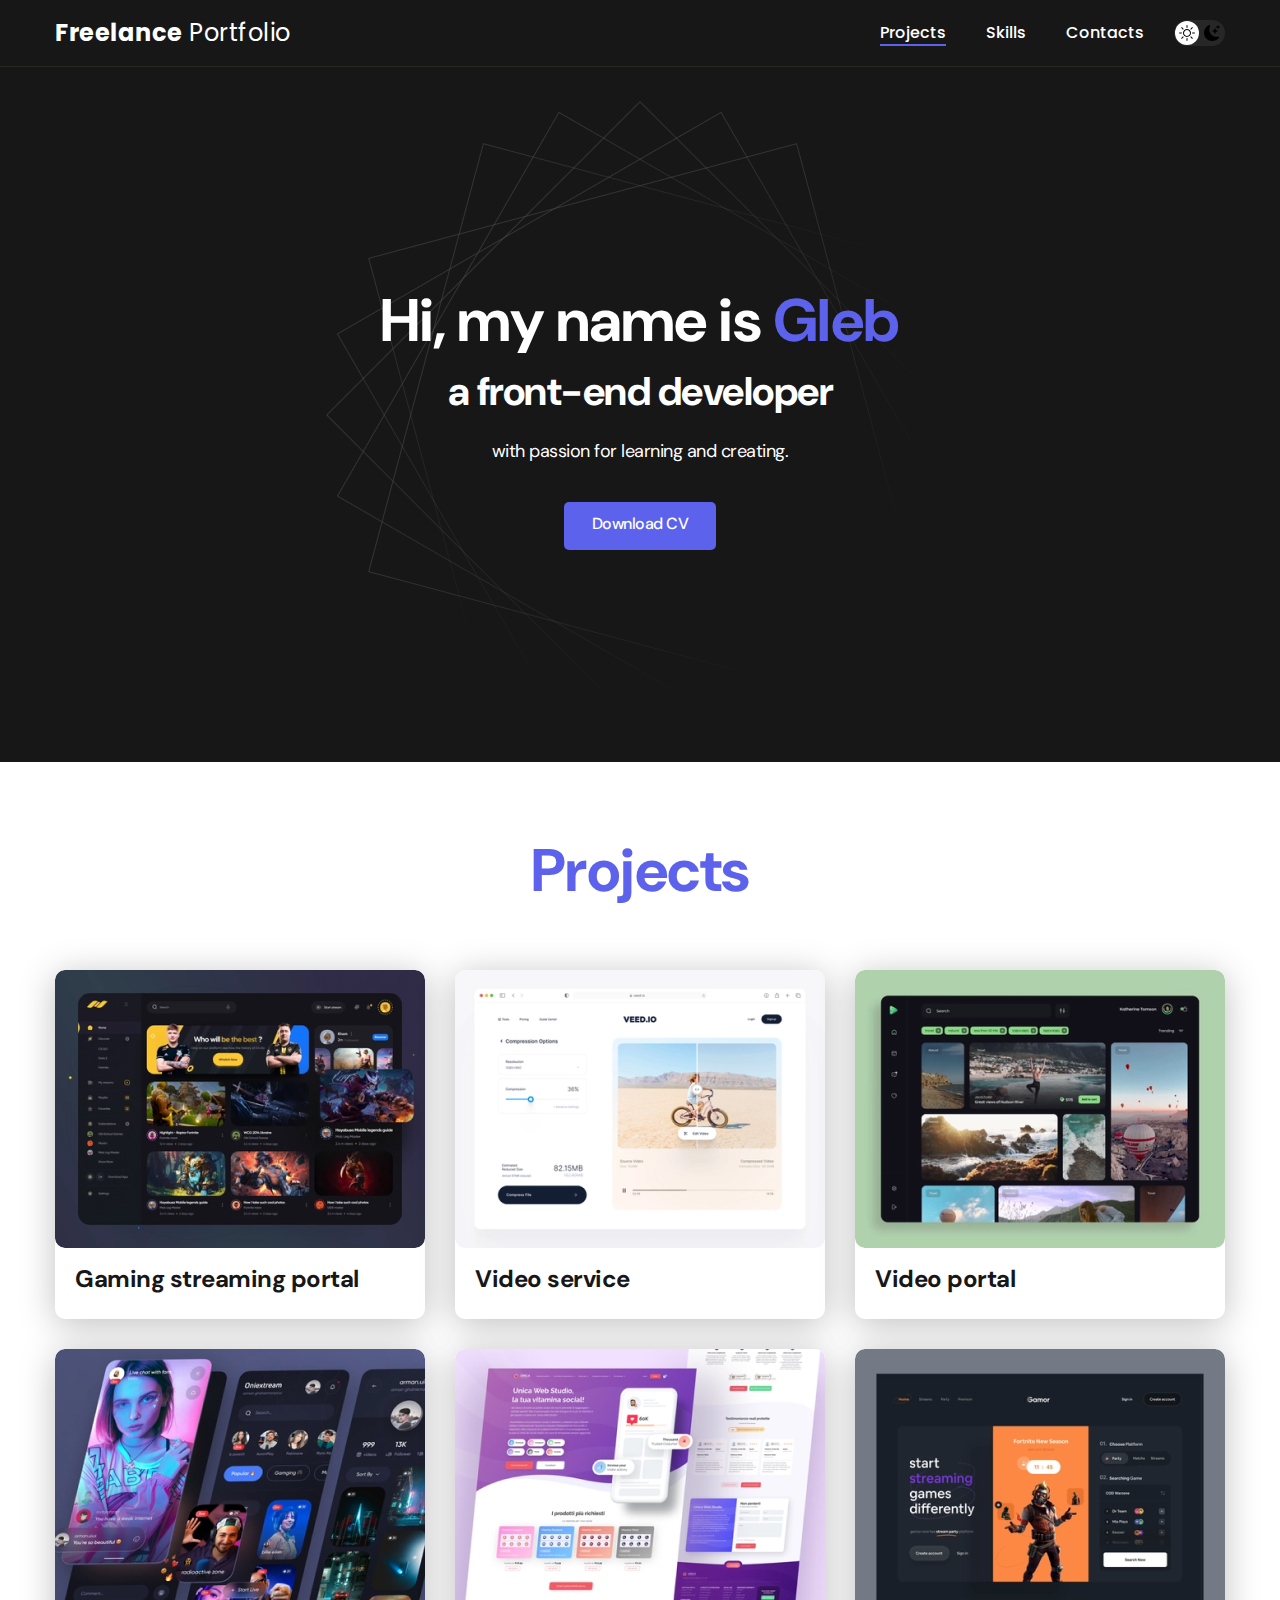
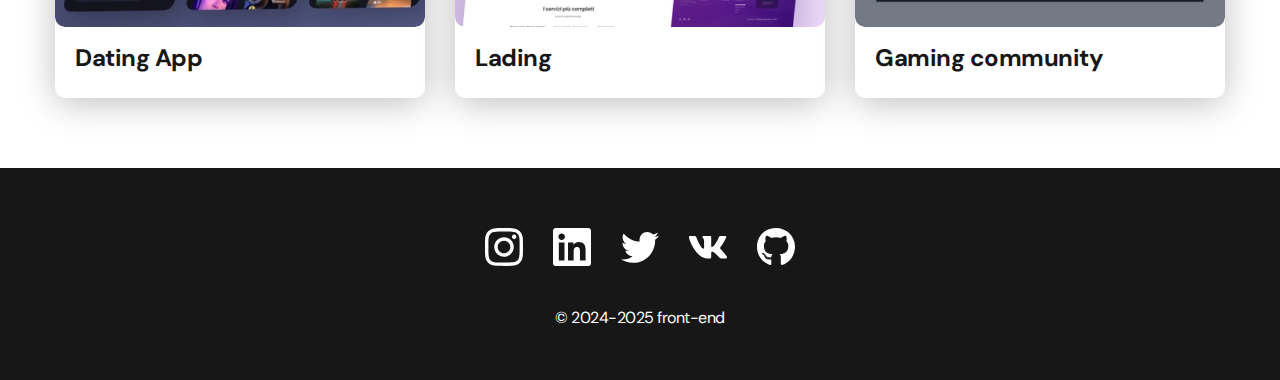
<file: index.html>
<!DOCTYPE html>
<html lang="en">
<head>
    <meta charset="UTF-8">
    <meta name="viewport" content="width=device-width, initial-scale=1.0">
    <link rel="stylesheet" href="css/main.css">
    <title>Freelance Portfolio</title>
    
</head>
<body class="">
    <nav class="nav">
        <div class="container">
            <div class="nav-row">
                <a href="./index.html" class="logo"><strong>Freelance</strong> Portfolio</a>
                <button class="dark-mode-btn "> 
                    <img src="./assets/icons/sun.svg" class="dark-mode-btn__icon">
                    <img src="./assets/icons/moon.svg" class="dark-mode-btn__icon">
                </button>
                <ul class="nav-list">
                    <li class="nav-list__item"><a href="./index.html" class="nav-list__link nav-list__link--active">Projects</a></li>
                    <li class="nav-list__item"><a href="./skills.html" class="nav-list__link">Skills</a></li>
                    <li class="nav-list__item"><a href="./contacts.html" class="nav-list__link">Contacts</a></li>
                </ul>
            </div>
            
        </div>
    </nav>

    <header class="header">
        <div class="header__wrapper">
            <h1 class="header__title">
                <strong>Hi, my name is <i>Gleb</i></strong>
                <br>
                a front-end developer
            </h1>
            <div class="header__text">
                <p>with passion for learning and creating.</p>
            </div>
            <a href="#!" class="btn ">Download CV</a>
        </div>
    </div>

    </header>

    <main class="section">

        <div class="container">
            <h2 class="title-1">Projects</h2>
            <ul class="projects">
                <li class="project">
                    <a href="./01.html">
                    <img src="./assets/01.jpg" class="project__img">
                    <h3 class="project__text">Gaming streaming portal</h3>
                </a>
                </li>
                <li class="project">
                    <a href="./02.html">
                    <img src="./assets/02.jpg" class="project__img">
                    <h3 class="project__text">Video service</h3>
                </a>
                </li>
                <li class="project">
                    <a href="./03.html">
                    <img src="./assets/03.jpg" class="project__img">
                    <h3 class="project__text">Video portal</h3>
                </a>
                </li>
                <li class="project">
                    <a href="./04.html">
                    <img src="./assets/04.jpg" class="project__img">
                    <h3 class="project__text">Dating App</h3>
                </a>
                </li>
                <li class="project">
                    <a href="./05.html">
                    <img src="./assets/05.jpg" class="project__img">
                    <h3 class="project__text">Lading</h3>
                </a>
                </li>
                <li class="project">
                    <a href="./06.html">
                    <img src="./assets/06.jpg" class="project__img">
                    <h3 class="project__text">Gaming community</h3>
                </a>
                </li>
            </ul>
    </main>

    <footer class="footer">
        <div class="container">
            <div class="footer__wrapper">
                <ul class="social">
                    <li class="social__item"><a href="#!"><img src="./assets/icons/instagram.svg" alt="Vkontakte"></a></li>
                    <li class="social__item"><a href="#!"><img src="./assets/icons/linkedIn.svg" alt="Instagram"></a></li>
                    <li class="social__item"><a href="#!"><img src="./assets/icons/twitter.svg" alt=" Twitter"></a></li>
                    <li class="social__item"><a href="#!"><img src="./assets/icons/Vector.svg" alt="GitHub"></a></li>
                    <li class="social__item"><a href="#!"><img src="./assets/icons/aersarf.svg" alt="LinkedIn"></a></li>
                </ul>
                <div class="copyright">
                    <p>© 2024-2025 front-end</p>
                </div>
            </div>
        </div>
    </footer>

    <script src="js/main.js" defer></script>
</body>
</body>
</html>
</file>
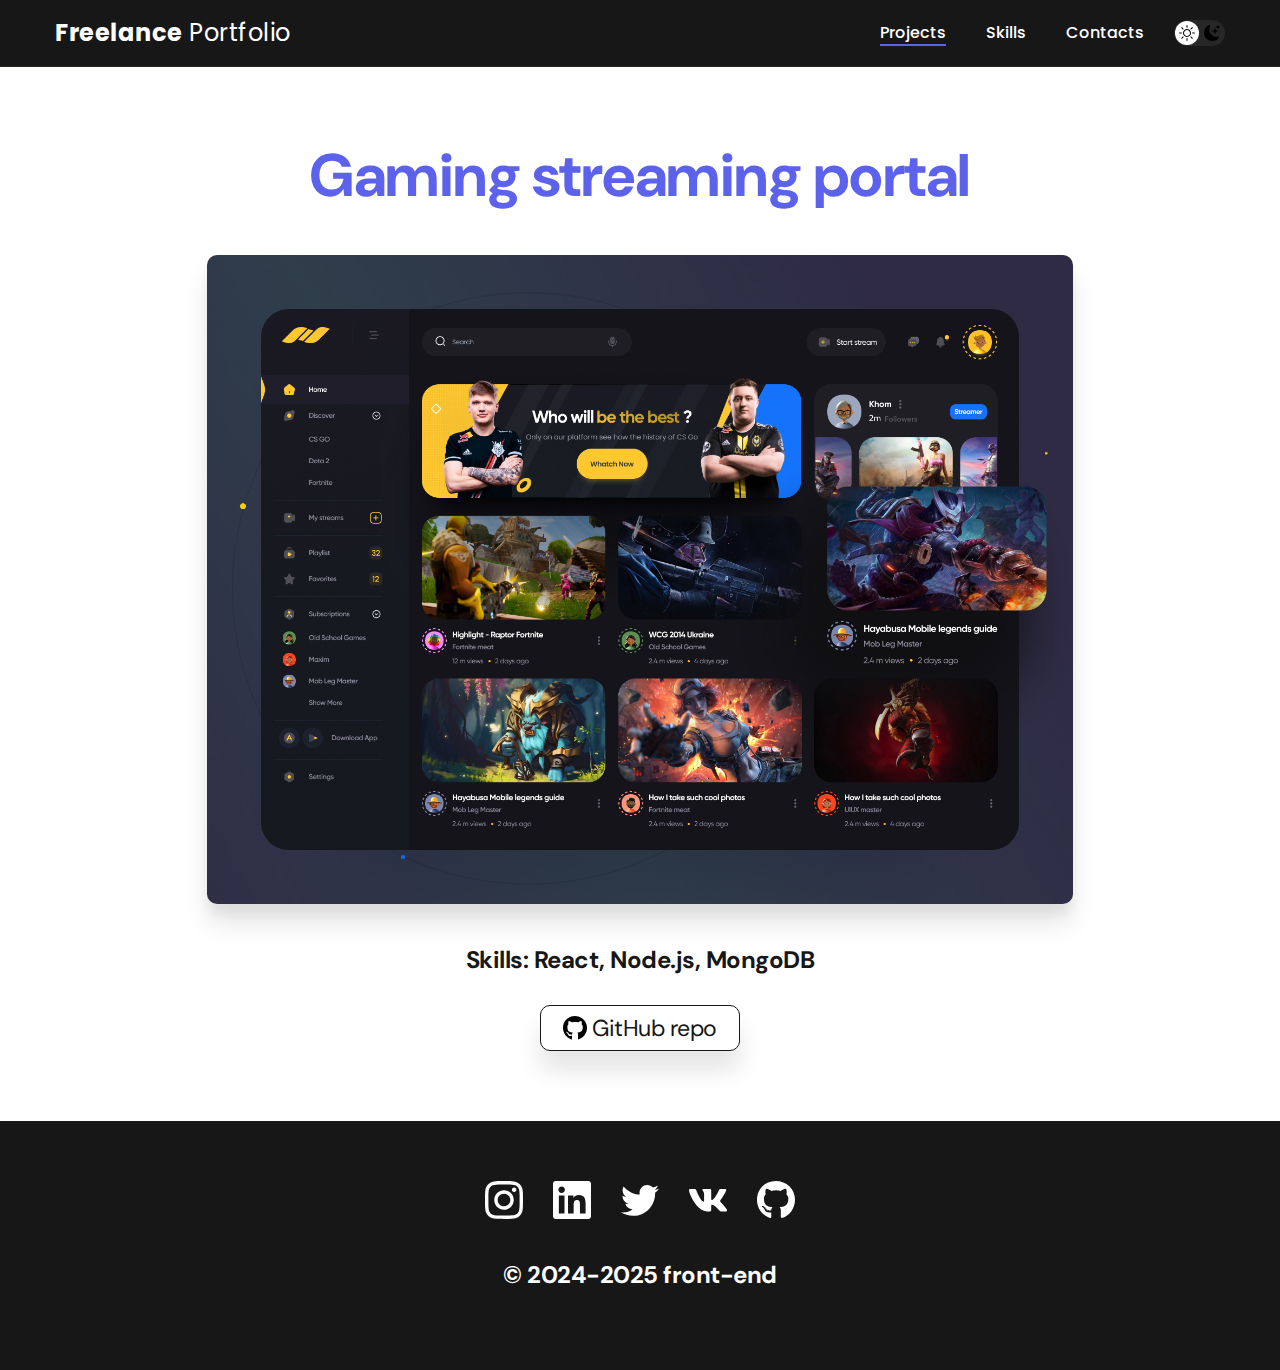
<file: 01.html>
<!DOCTYPE html>
<html lang="en">
<head>
    <meta charset="UTF-8">
    <meta name="viewport" content="width=device-width, initial-scale=1.0">
    <link rel="stylesheet" href="./css/videoServise.css">
    <title>Freelance Portfolio</title>
</head>
<body>
    <nav class="nav">
        <div class="container">
            <div class="nav-row">
                <a href="./index.html" class="logo"><strong>Freelance</strong> Portfolio</a>
                <button class="dark-mode-btn "> 
                    <img src="./assets/icons/sun.svg" class="dark-mode-btn__icon">
                    <img src="./assets/icons/moon.svg" class="dark-mode-btn__icon">
                </button>
                <ul class="nav-list">
                    <li class="nav-list__item"><a href="./index.html" class="nav-list__link nav-list__link--active">Projects</a></li>
                    <li class="nav-list__item"><a href="./skills.html" class="nav-list__link">Skills</a></li>
                    <li class="nav-list__item"><a href="./contacts.html" class="nav-list__link">Contacts</a></li>
                </ul>
            </div>
            
        </div>
    </nav>

    <main>
        <div class="container">
            <h1>Gaming streaming portal</h1>
            <div class="img">
                <img src="./assets/projects/01-big.jpg" alt="">
            </div>
            <p>Skills: React, Node.js, MongoDB</p>
            <div class="btn">
                <img src="./assets/icons/github.svg" alt="">
                <span>GitHub repo</span>
            </div>
        </div>

    </main>

    <footer class="footer">
        <div class="container">
            <div class="footer__wrapper">
                <ul class="social">
                    <li class="social__item"><a href="#!"><img src="./assets/icons/instagram.svg" alt="Vkontakte"></a></li>
                    <li class="social__item"><a href="#!"><img src="./assets/icons/linkedIn.svg" alt="Instagram"></a></li>
                    <li class="social__item"><a href="#!"><img src="./assets/icons/twitter.svg" alt=" Twitter"></a></li>
                    <li class="social__item"><a href="#!"><img src="./assets/icons/Vector.svg" alt="GitHub"></a></li>
                    <li class="social__item"><a href="#!"><img src="./assets/icons/aersarf.svg" alt="LinkedIn"></a></li>
                </ul>
                <div class="copyright">
                    <p>© 2024-2025 front-end</p>
                </div>
            </div>
        </div>
    </footer>
    <script src="js/main.js" defer></script>
</body>
</html>
</file>
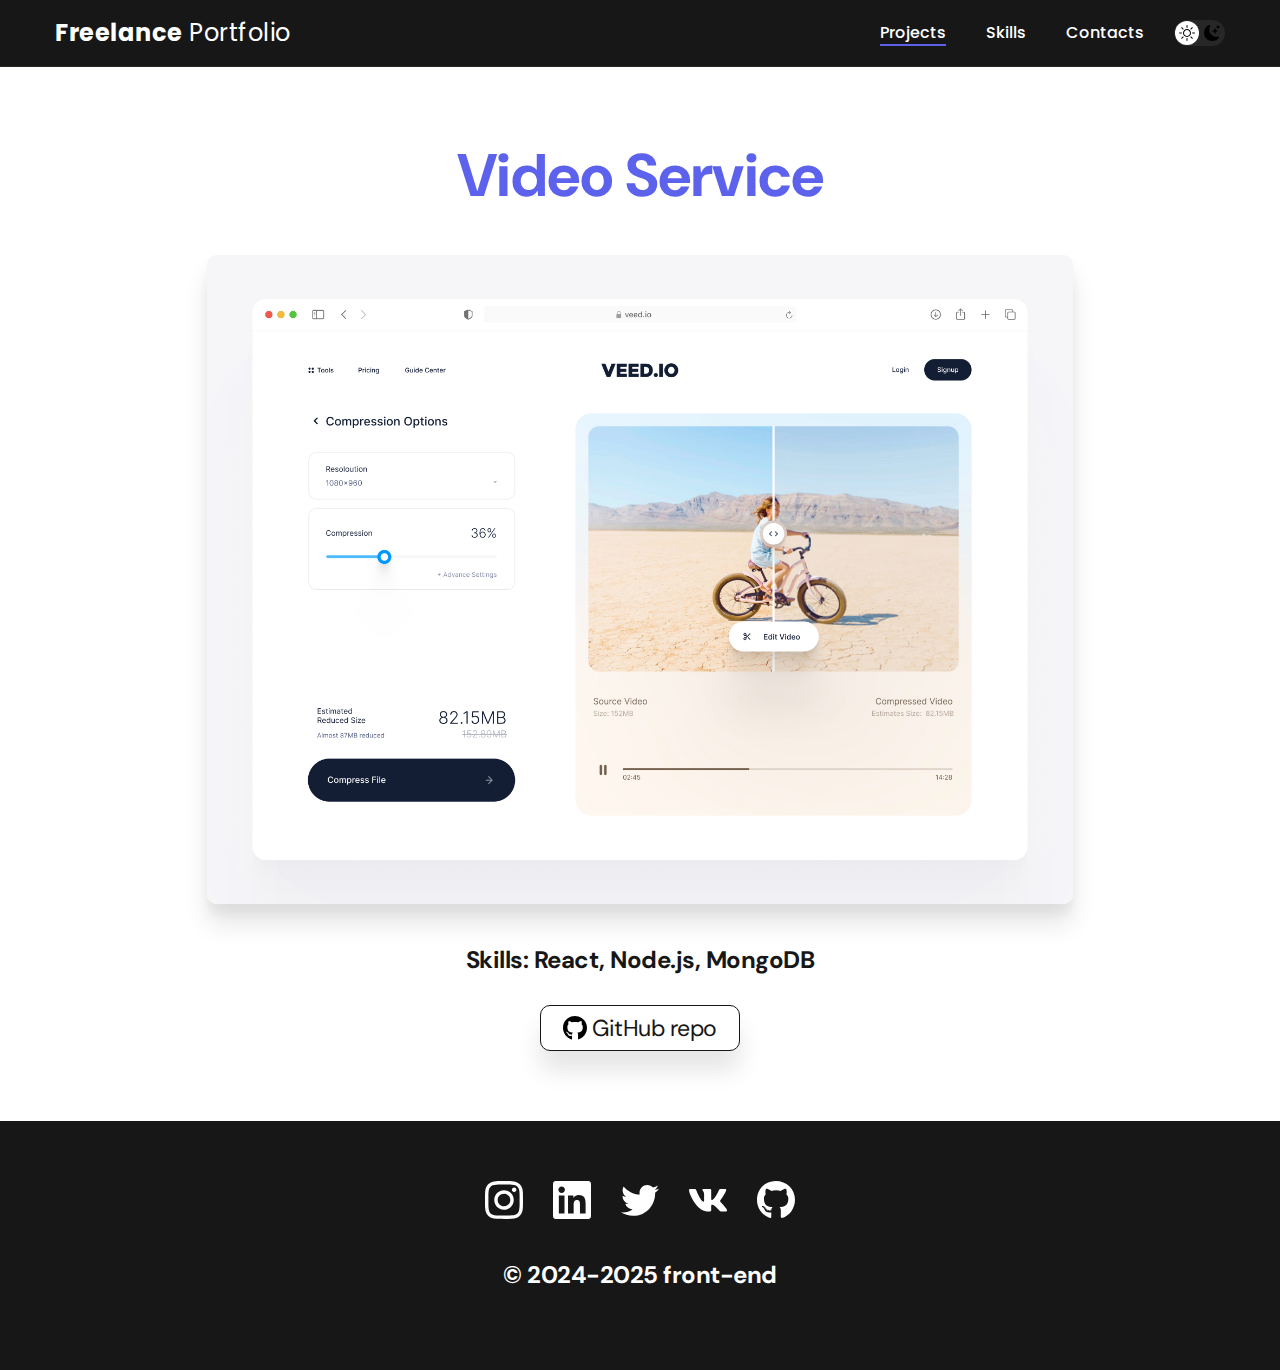
<file: 02.html>
<!DOCTYPE html>
<html lang="en">
<head>
    <meta charset="UTF-8">
    <meta name="viewport" content="width=device-width, initial-scale=1.0">
    <link rel="stylesheet" href="css/videoServise.css">
    <title>Freelance Portfolio</title>
</head>
<body class="">
    <nav class="nav">
        <div class="container">
            <div class="nav-row">
                <a href="./index.html" class="logo"><strong>Freelance</strong> Portfolio</a>
                <button class="dark-mode-btn "> 
                    <img src="./assets/icons/sun.svg" class="dark-mode-btn__icon">
                    <img src="./assets/icons/moon.svg" class="dark-mode-btn__icon">
                </button>
                <ul class="nav-list">
                    <li class="nav-list__item"><a href="./index.html" class="nav-list__link nav-list__link--active">Projects</a></li>
                    <li class="nav-list__item"><a href="./skills.html" class="nav-list__link">Skills</a></li>
                    <li class="nav-list__item"><a href="./contacts.html" class="nav-list__link">Contacts</a></li>
                </ul>
            </div>
            
        </div>
    </nav>

    <main>
        <div class="container">
            <div class="main-wrapper">
            <h1>Video Service</h1>
            <div class="img">
                <img src="./assets/projects/02-big.jpg" alt="">
            </div>
            <p>Skills: React, Node.js, MongoDB</p>
            <div class="btn">
                <img src="./assets/icons/github.svg" alt="">
                <span>GitHub repo</span>
            </div>
        </div>
            </div>


    </main>

    <footer class="footer">
        <div class="container">
            <div class="footer__wrapper">
                <ul class="social">
                    <li class="social__item"><a href="#!"><img src="./assets/icons/instagram.svg" alt="Vkontakte"></a></li>
                    <li class="social__item"><a href="#!"><img src="./assets/icons/linkedIn.svg" alt="Instagram"></a></li>
                    <li class="social__item"><a href="#!"><img src="./assets/icons/twitter.svg" alt=" Twitter"></a></li>
                    <li class="social__item"><a href="#!"><img src="./assets/icons/Vector.svg" alt="GitHub"></a></li>
                    <li class="social__item"><a href="#!"><img src="./assets/icons/aersarf.svg" alt="LinkedIn"></a></li>
                </ul>
                <div class="copyright">
                    <p>© 2024-2025 front-end</p>
                </div>
            </div>
        </div>
    </footer>
    <script src="js/main.js" defer></script>
</body>
</html>
</file>
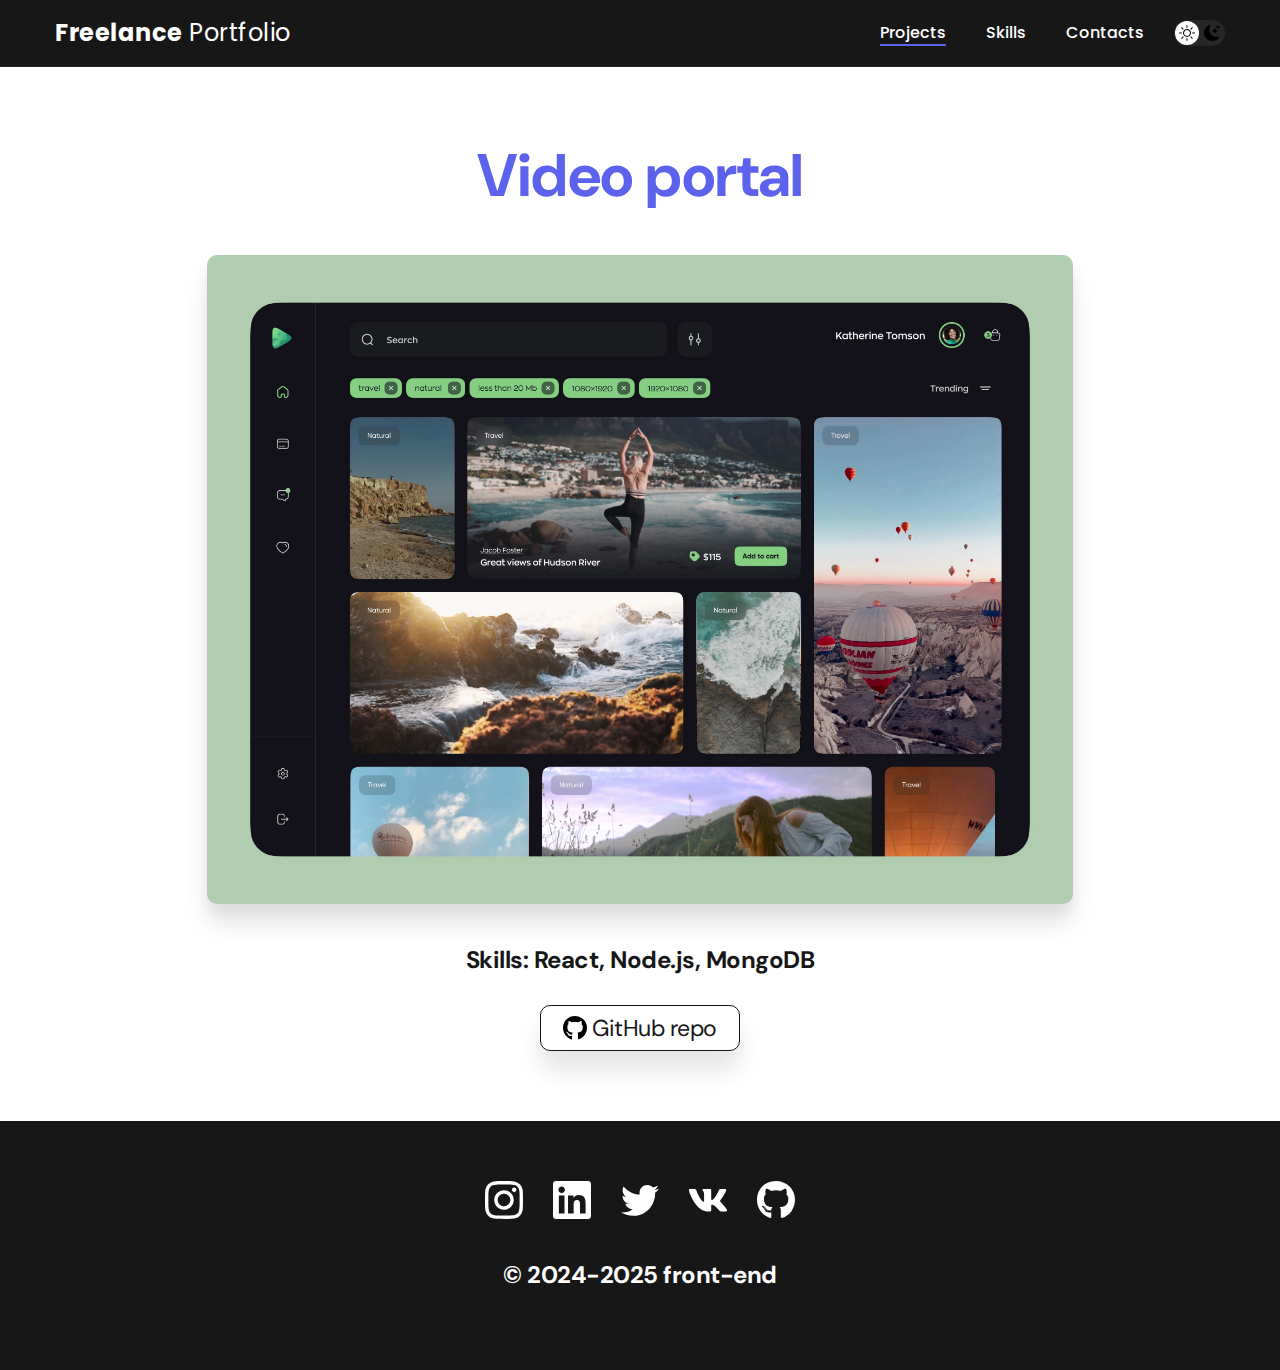
<file: 03.html>
<!DOCTYPE html>
<html lang="en">
<head>
    <meta charset="UTF-8">
    <meta name="viewport" content="width=device-width, initial-scale=1.0">
    <link rel="stylesheet" href="./css/videoServise.css">
    <title>Freelance Portfolio</title>
</head>
<body>
    <nav class="nav">
        <div class="container">
            <div class="nav-row">
                <a href="./index.html" class="logo"><strong>Freelance</strong> Portfolio</a>
                <button class="dark-mode-btn "> 
                    <img src="./assets/icons/sun.svg" class="dark-mode-btn__icon">
                    <img src="./assets/icons/moon.svg" class="dark-mode-btn__icon">
                </button>
                <ul class="nav-list">
                    <li class="nav-list__item"><a href="./index.html" class="nav-list__link nav-list__link--active">Projects</a></li>
                    <li class="nav-list__item"><a href="./skills.html" class="nav-list__link">Skills</a></li>
                    <li class="nav-list__item"><a href="./contacts.html" class="nav-list__link">Contacts</a></li>
                </ul>
            </div>
            
        </div>
    </nav>

    <main>
        <div class="container">
            <h1>Video portal</h1>
            <div class="img">
                <img src="./assets/projects/03-big.jpg" alt="">
            </div>
            <p>Skills: React, Node.js, MongoDB</p>
            <div class="btn">
                <img src="./assets/icons/github.svg" alt="">
                <span>GitHub repo</span>
            </div>
        </div>

    </main>

    <footer class="footer">
        <div class="container">
            <div class="footer__wrapper">
                <ul class="social">
                    <li class="social__item"><a href="#!"><img src="./assets/icons/instagram.svg" alt="Vkontakte"></a></li>
                    <li class="social__item"><a href="#!"><img src="./assets/icons/linkedIn.svg" alt="Instagram"></a></li>
                    <li class="social__item"><a href="#!"><img src="./assets/icons/twitter.svg" alt=" Twitter"></a></li>
                    <li class="social__item"><a href="#!"><img src="./assets/icons/Vector.svg" alt="GitHub"></a></li>
                    <li class="social__item"><a href="#!"><img src="./assets/icons/aersarf.svg" alt="LinkedIn"></a></li>
                </ul>
                <div class="copyright">
                    <p>© 2024-2025 front-end</p>
                </div>
            </div>
        </div>
    </footer>
    <script src="js/main.js" defer></script>
</body>
</html>
</file>
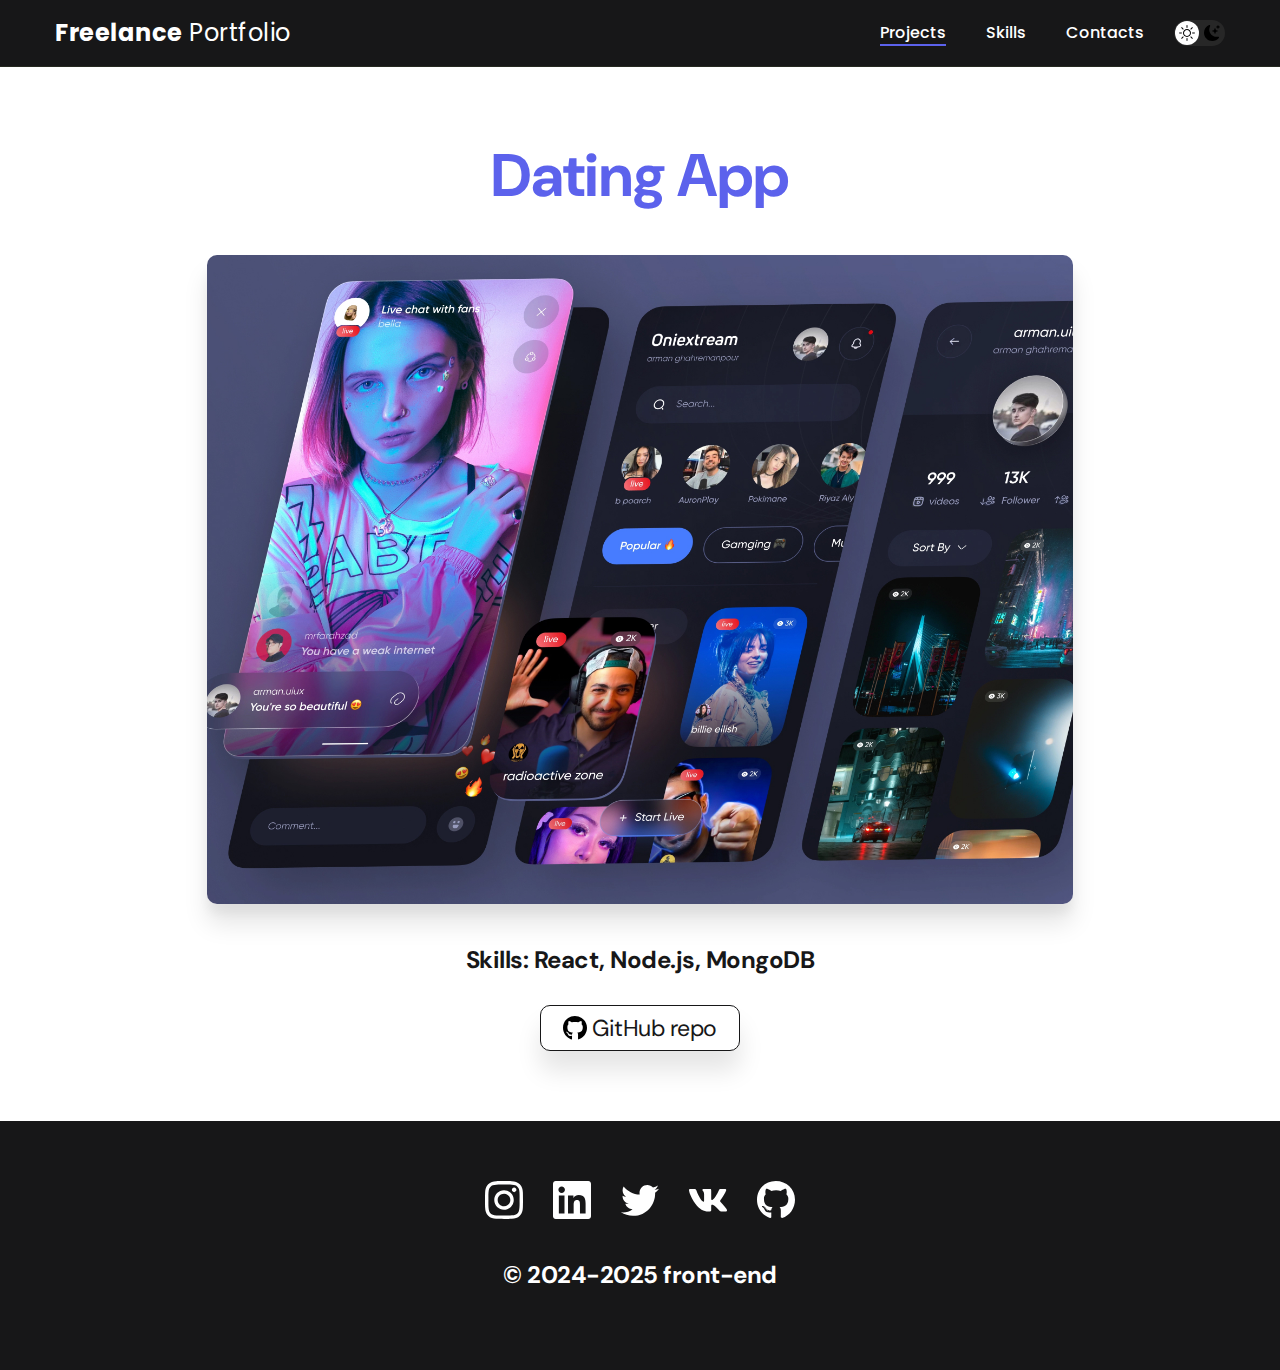
<file: 04.html>
<!DOCTYPE html>
<html lang="en">
<head>
    <meta charset="UTF-8">
    <meta name="viewport" content="width=device-width, initial-scale=1.0">
    <link rel="stylesheet" href="./css/videoServise.css">
    <title>Freelance Portfolio</title>
</head>
<body>
    <nav class="nav">
        <div class="container">
            <div class="nav-row">
                <a href="./index.html" class="logo"><strong>Freelance</strong> Portfolio</a>
                <button class="dark-mode-btn "> 
                    <img src="./assets/icons/sun.svg" class="dark-mode-btn__icon">
                    <img src="./assets/icons/moon.svg" class="dark-mode-btn__icon">
                </button>
                <ul class="nav-list">
                    <li class="nav-list__item"><a href="./index.html" class="nav-list__link nav-list__link--active">Projects</a></li>
                    <li class="nav-list__item"><a href="./skills.html" class="nav-list__link">Skills</a></li>
                    <li class="nav-list__item"><a href="./contacts.html" class="nav-list__link">Contacts</a></li>
                </ul>
            </div>
            
        </div>
    </nav>

    <main>
        <div class="container">
            <h1>Dating App</h1>
            <div class="img">
                <img src="./assets/projects/04-big.jpg" alt="">
            </div>
            <p>Skills: React, Node.js, MongoDB</p>
            <div class="btn">
                <img src="./assets/icons/github.svg" alt="">
                <span>GitHub repo</span>
            </div>
        </div>

    </main>

    <footer class="footer">
        <div class="container">
            <div class="footer__wrapper">
                <ul class="social">
                    <li class="social__item"><a href="#!"><img src="./assets/icons/instagram.svg" alt="Vkontakte"></a></li>
                    <li class="social__item"><a href="#!"><img src="./assets/icons/linkedIn.svg" alt="Instagram"></a></li>
                    <li class="social__item"><a href="#!"><img src="./assets/icons/twitter.svg" alt=" Twitter"></a></li>
                    <li class="social__item"><a href="#!"><img src="./assets/icons/Vector.svg" alt="GitHub"></a></li>
                    <li class="social__item"><a href="#!"><img src="./assets/icons/aersarf.svg" alt="LinkedIn"></a></li>
                </ul>
                <div class="copyright">
                    <p>© 2024-2025 front-end</p>
                </div>
            </div>
        </div>
    </footer>
    <script src="js/main.js" defer></script>
</body>
</html>
</file>
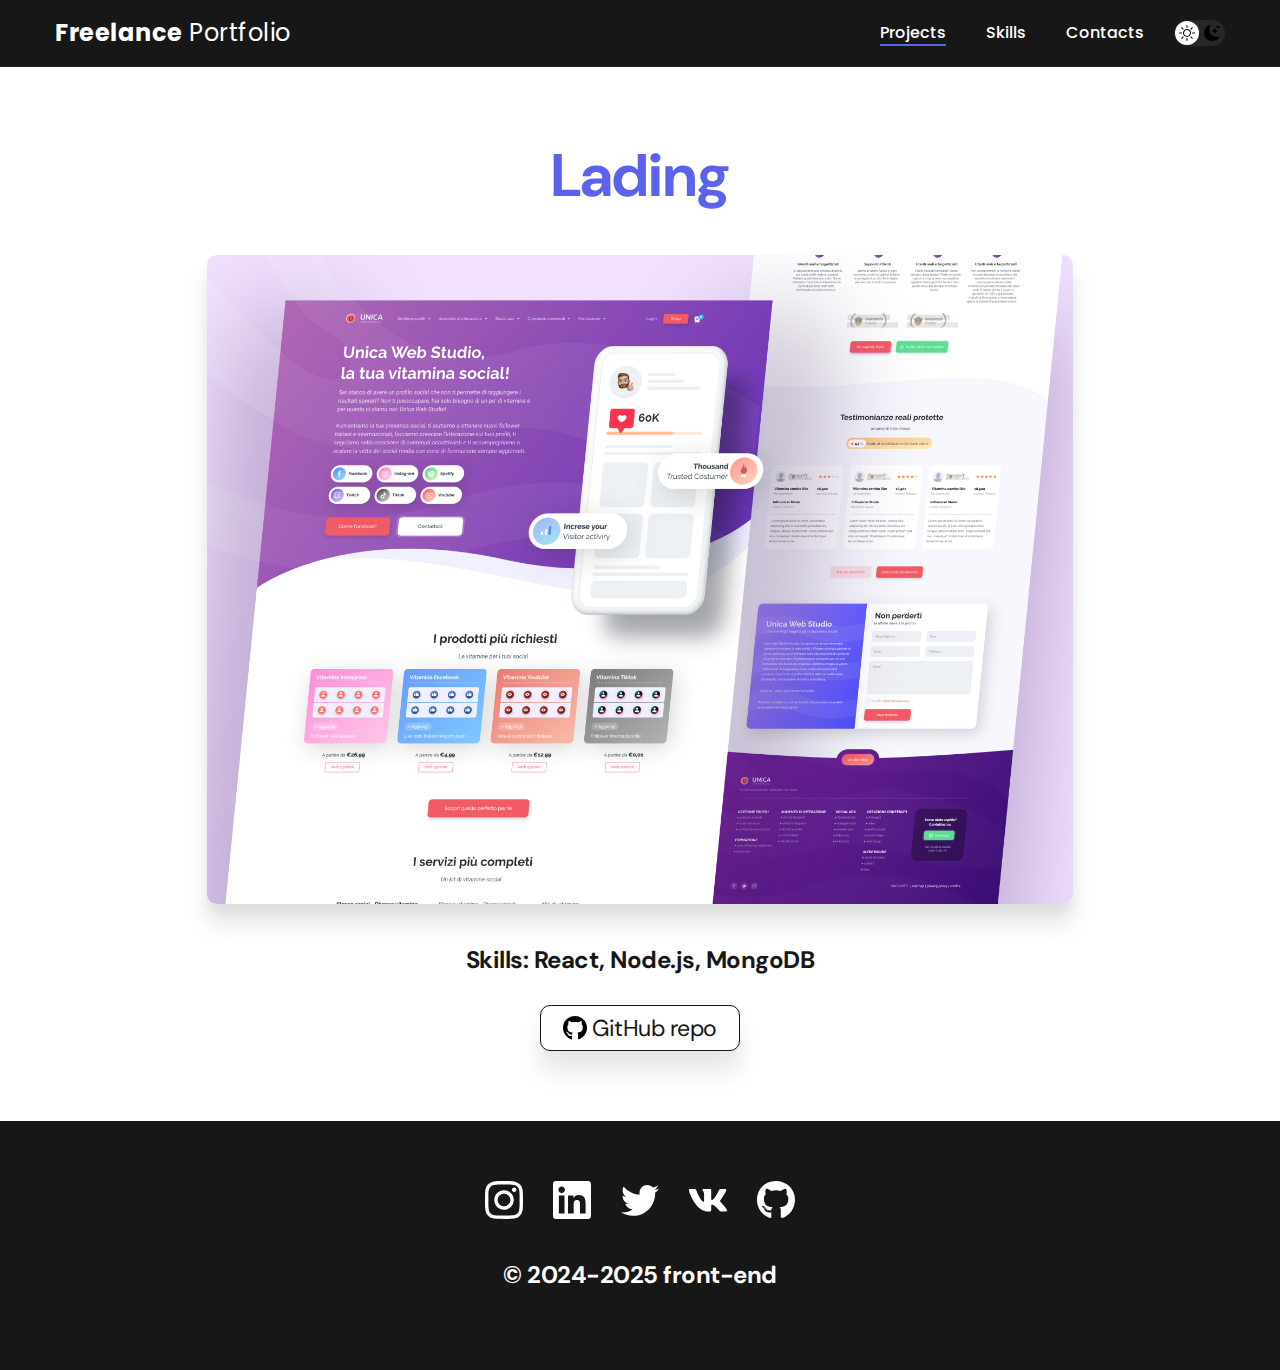
<file: 05.html>
<!DOCTYPE html>
<html lang="en">
<head>
    <meta charset="UTF-8">
    <meta name="viewport" content="width=device-width, initial-scale=1.0">
    <link rel="stylesheet" href="./css/videoServise.css">
    <title>Freelance Portfolio</title>
</head>
<body>
    <nav class="nav">
        <div class="container">
            <div class="nav-row">
                <a href="./index.html" class="logo"><strong>Freelance</strong> Portfolio</a>
                <button class="dark-mode-btn "> 
                    <img src="./assets/icons/sun.svg" class="dark-mode-btn__icon">
                    <img src="./assets/icons/moon.svg" class="dark-mode-btn__icon">
                </button>
                <ul class="nav-list">
                    <li class="nav-list__item"><a href="./index.html" class="nav-list__link nav-list__link--active">Projects</a></li>
                    <li class="nav-list__item"><a href="./skills.html" class="nav-list__link">Skills</a></li>
                    <li class="nav-list__item"><a href="./contacts.html" class="nav-list__link">Contacts</a></li>
                </ul>
            </div>
            
        </div>
    </nav>

    <main>
        <div class="container">
            <h1>Lading</h1>
            <div class="img">
                <img src="./assets/projects/05-big.jpg" alt="">
            </div>
            <p>Skills: React, Node.js, MongoDB</p>
            <div class="btn">
                <img src="./assets/icons/github.svg" alt="">
                <span>GitHub repo</span>
            </div>
        </div>

    </main>

    <footer class="footer">
        <div class="container">
            <div class="footer__wrapper">
                <ul class="social">
                    <li class="social__item"><a href="#!"><img src="./assets/icons/instagram.svg" alt="Vkontakte"></a></li>
                    <li class="social__item"><a href="#!"><img src="./assets/icons/linkedIn.svg" alt="Instagram"></a></li>
                    <li class="social__item"><a href="#!"><img src="./assets/icons/twitter.svg" alt=" Twitter"></a></li>
                    <li class="social__item"><a href="#!"><img src="./assets/icons/Vector.svg" alt="GitHub"></a></li>
                    <li class="social__item"><a href="#!"><img src="./assets/icons/aersarf.svg" alt="LinkedIn"></a></li>
                </ul>
                <div class="copyright">
                    <p>© 2024-2025 front-end</p>
                </div>
            </div>
        </div>
    </footer>
    <script src="js/main.js" defer></script>
</body>
</html>
</file>
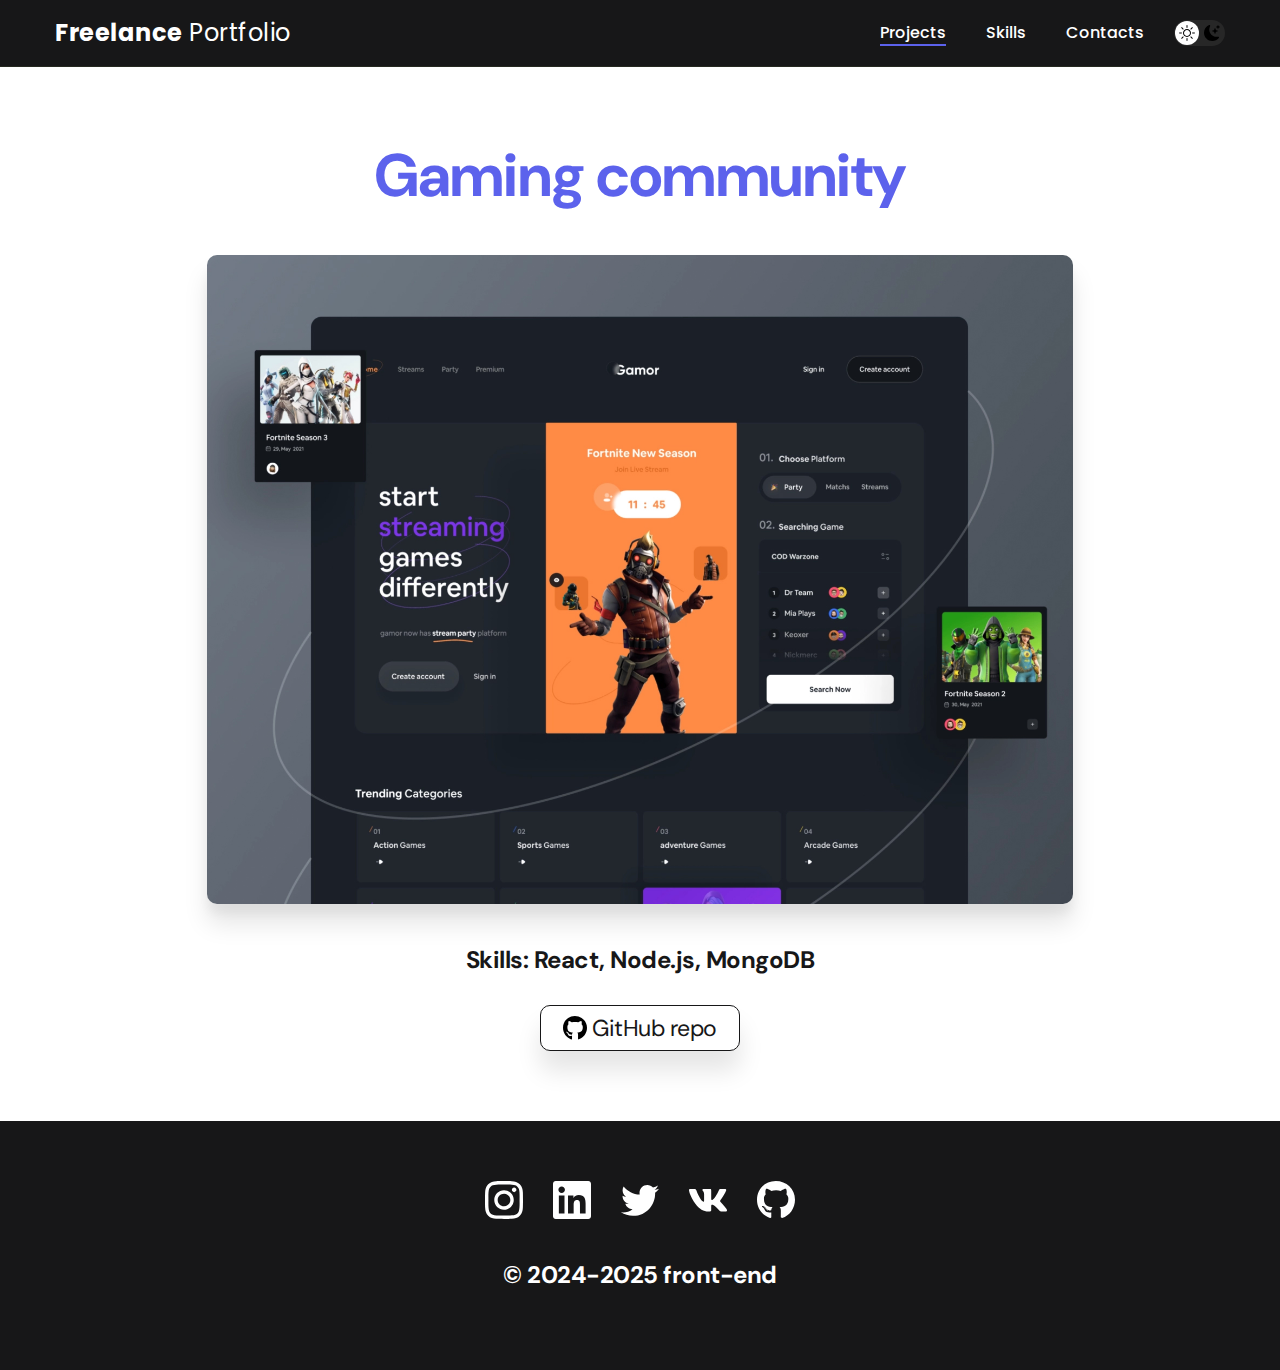
<file: 06.html>
<!DOCTYPE html>
<html lang="en">
<head>
    <meta charset="UTF-8">
    <meta name="viewport" content="width=device-width, initial-scale=1.0">
    <link rel="stylesheet" href="./css/videoServise.css">
    <title>Freelance Portfolio</title>
</head>
<body>
    <nav class="nav">
        <div class="container">
            <div class="nav-row">
                <a href="./index.html" class="logo"><strong>Freelance</strong> Portfolio</a>
                <button class="dark-mode-btn "> 
                    <img src="./assets/icons/sun.svg" class="dark-mode-btn__icon">
                    <img src="./assets/icons/moon.svg" class="dark-mode-btn__icon">
                </button>
                <ul class="nav-list">
                    <li class="nav-list__item"><a href="./index.html" class="nav-list__link nav-list__link--active">Projects</a></li>
                    <li class="nav-list__item"><a href="./skills.html" class="nav-list__link">Skills</a></li>
                    <li class="nav-list__item"><a href="./contacts.html" class="nav-list__link">Contacts</a></li>
                </ul>
            </div>
            
        </div>
    </nav>

    <main>
        <div class="container">
            <h1>Gaming community</h1>
            <div class="img">
                <img src="./assets/projects/06-big.jpg" alt="">
            </div>
            <p>Skills: React, Node.js, MongoDB</p>
            <div class="btn">
                <img src="./assets/icons/github.svg" alt="">
                <span>GitHub repo</span>
            </div>
        </div>

    </main>

    <footer class="footer">
        <div class="container">
            <div class="footer__wrapper">
                <ul class="social">
                    <li class="social__item"><a href="#!"><img src="./assets/icons/instagram.svg" alt="Vkontakte"></a></li>
                    <li class="social__item"><a href="#!"><img src="./assets/icons/linkedIn.svg" alt="Instagram"></a></li>
                    <li class="social__item"><a href="#!"><img src="./assets/icons/twitter.svg" alt=" Twitter"></a></li>
                    <li class="social__item"><a href="#!"><img src="./assets/icons/Vector.svg" alt="GitHub"></a></li>
                    <li class="social__item"><a href="#!"><img src="./assets/icons/aersarf.svg" alt="LinkedIn"></a></li>
                </ul>
                <div class="copyright">
                    <p>© 2024-2025 front-end</p>
                </div>
            </div>
        </div>
    </footer>
    <script src="js/main.js" defer></script>
</body>
</html>
</file>
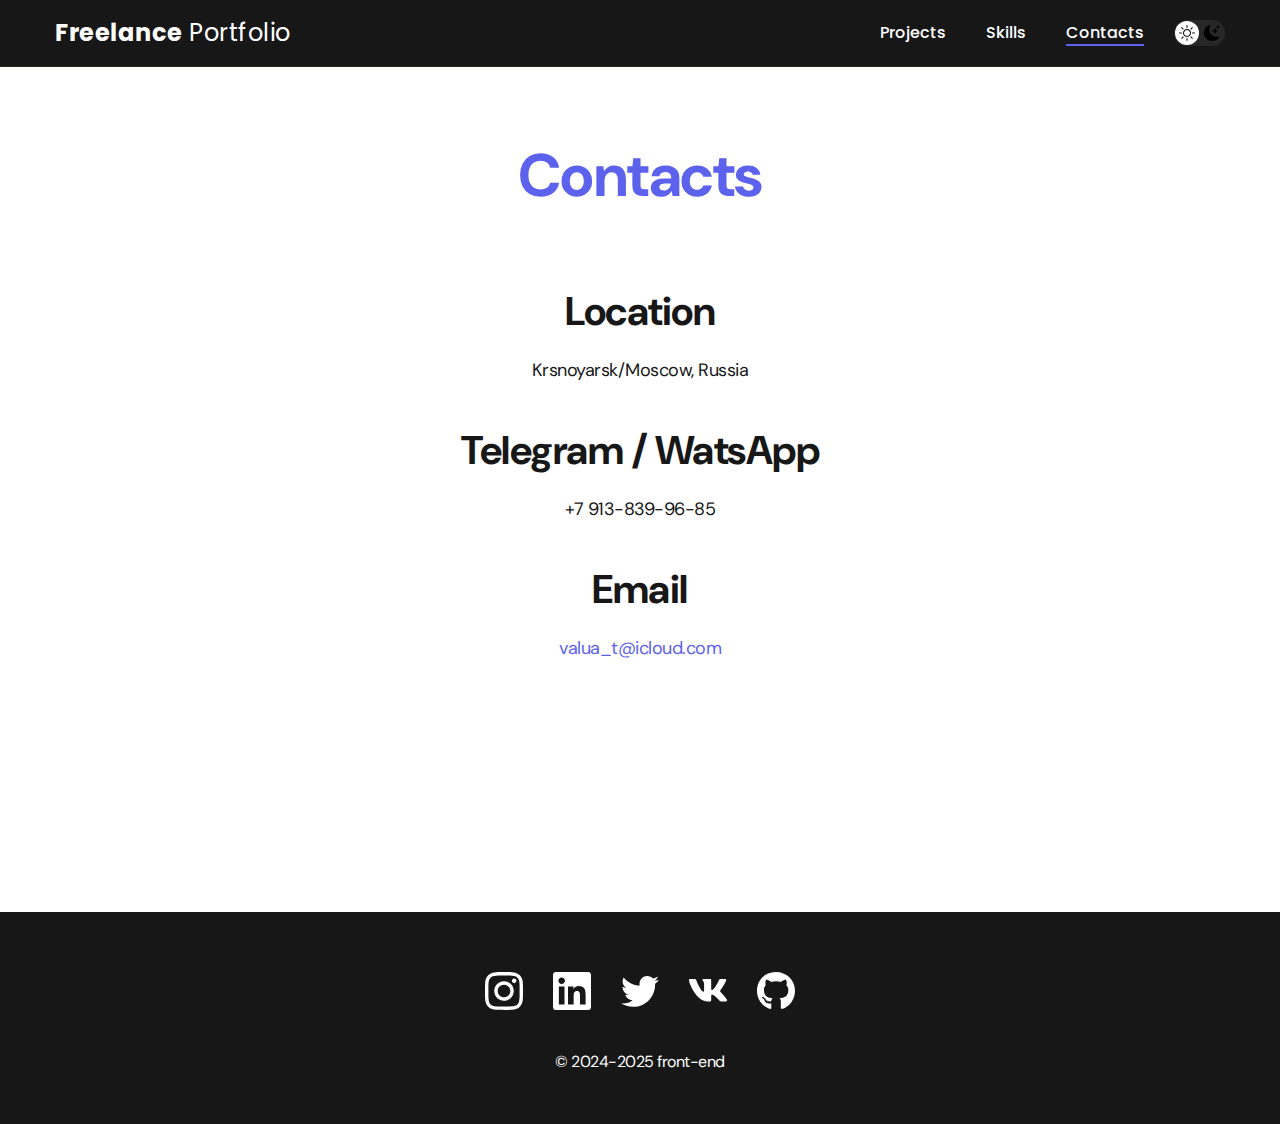
<file: contacts.html>
<!DOCTYPE html>
<html lang="en">
<head>
    <meta charset="UTF-8">
    <meta name="viewport" content="width=device-width, initial-scale=1.0">
    <link rel="stylesheet" href="./css/contacts.css">
    <title>Freelance Portfolio</title>
</head>
<body>
    <nav class="nav">
        <div class="container">
            <div class="nav-row">
                <a href="./index.html" class="logo"><strong>Freelance</strong> Portfolio</a>
                <button class="dark-mode-btn "> 
                    <img src="./assets/icons/sun.svg" class="dark-mode-btn__icon">
                    <img src="./assets/icons/moon.svg" class="dark-mode-btn__icon">
                </button>
                <ul class="nav-list">
                    <li class="nav-list__item"><a href="./index.html" class="nav-list__link ">Projects</a></li>
                    <li class="nav-list__item"><a href="./skills.html" class="nav-list__link">Skills</a></li>
                    <li class="nav-list__item"><a href="./contacts.html" class="nav-list__link nav-list__link--active">Contacts</a></li>
                </ul>
            </div>
            
        </div>
    </nav>


<main class="main">
    <div class="container">
        <div class="main-wrapper">
            <h1 class="title-1">Contacts</h1>
            <ul class="contacts">
                <li class="contacts__item">
                    <h3 class="title-3">Location</h3>
                    <p class="text"> Krsnoyarsk/Moscow, Russia</p>
                </li>
                <li class="contacts__item">
                    <h3 class="title-3">Telegram / WatsApp</h3>
                    <a href="!#" class="text">+7 913-839-96-85</a>
                </li>
                <li class="contacts__item">
                    <h3 class="title-3">Email</h3>
                    <a href="!#" class="text email">valua_t@icloud.com</a>
                </li>
            </ul>
        </div>
    </div>
</main>


    <footer class="footer">
        <div class="container">
            <div class="footer__wrapper">
                <ul class="social">
                    <li class="social__item"><a href="#!"><img src="./assets/icons/instagram.svg" alt="Vkontakte"></a></li>
                    <li class="social__item"><a href="#!"><img src="./assets/icons/linkedIn.svg" alt="Instagram"></a></li>
                    <li class="social__item"><a href="#!"><img src="./assets/icons/twitter.svg" alt=" Twitter"></a></li>
                    <li class="social__item"><a href="#!"><img src="./assets/icons/Vector.svg" alt="GitHub"></a></li>
                    <li class="social__item"><a href="#!"><img src="./assets/icons/aersarf.svg" alt="LinkedIn"></a></li>
                </ul>
                <div class="copyright">
                    <p>© 2024-2025 front-end</p>
                </div>
            </div>
        </div>
    </footer>
    <script src="js/main.js" defer></script>
</body>
</html>
</file>
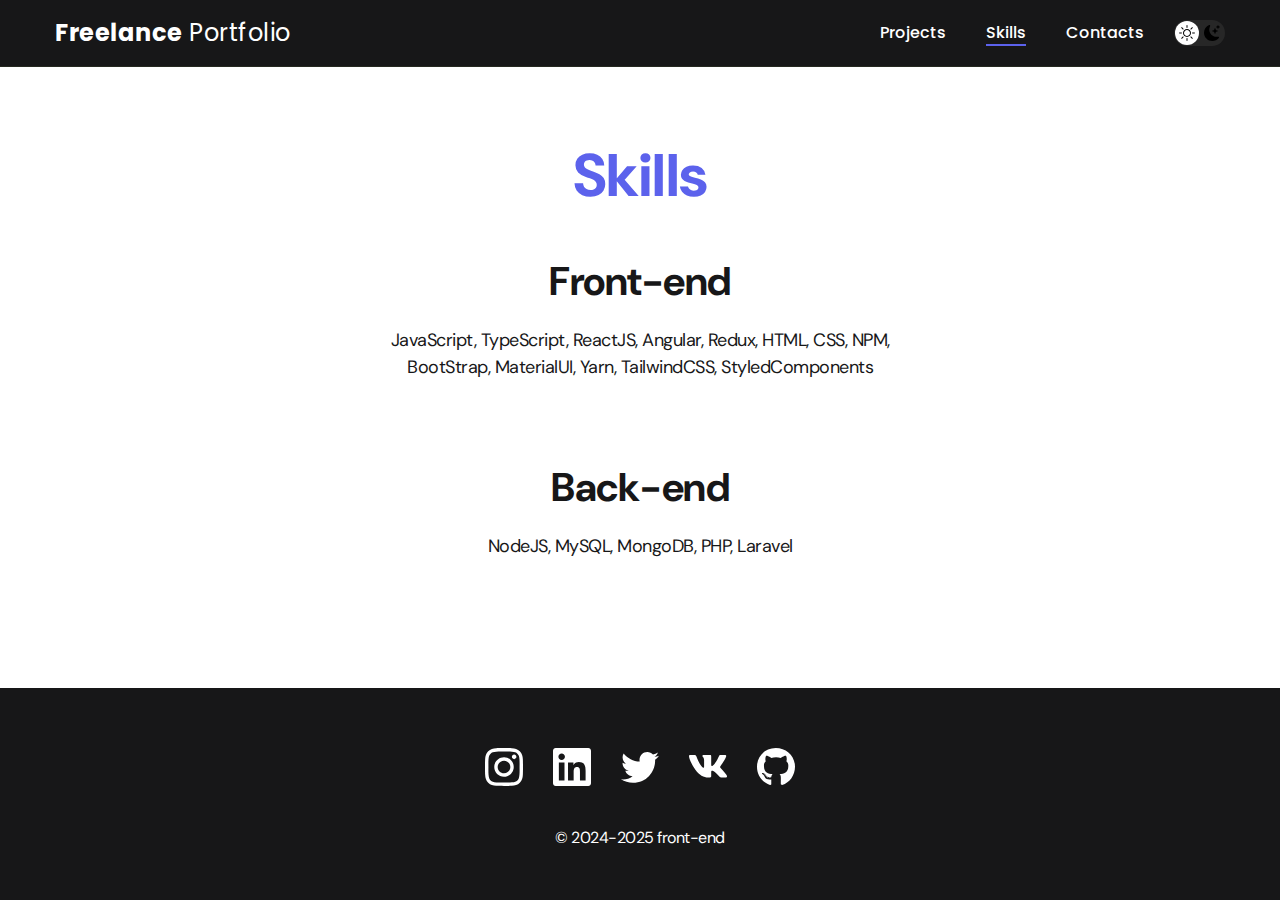
<file: skills.html>
<!DOCTYPE html>
<html lang="en">
<head>
    <meta charset="UTF-8">
    <meta name="viewport" content="width=device-width, initial-scale=1.0">
    <link rel="stylesheet" href="./css/skills.css">
    <title>Freelance Portfolio</title>
</head>
<body class="">
    <nav class="nav">
        <div class="container">
            <div class="nav-row">
                <a href="./index.html" class="logo"><strong>Freelance</strong> Portfolio</a>
                <button class="dark-mode-btn"> 
                    <img src="./assets/icons/sun.svg" class="dark-mode-btn__icon">
                    <img src="./assets/icons/moon.svg" class="dark-mode-btn__icon">
                </button>
                <ul class="nav-list">
                    <li class="nav-list__item"><a href="./index.html" class="nav-list__link ">Projects</a></li>
                    <li class="nav-list__item"><a href="./skills.html" class="nav-list__link nav-list__link--active">Skills</a></li>
                    <li class="nav-list__item"><a href="./contacts.html" class="nav-list__link">Contacts</a></li>
                </ul>
            </div>
            
        </div>
    </nav>


    <main class="main">
        <div class="container">
            <div class="main__wrapper">
                <h1 class="title-1">Skills</h1>
                <ul class="skills">
                    <li class="skills__item">
                        <h2>Front-end</h2>
                        <p>JavaScript, TypeScript, ReactJS, Angular, Redux, HTML, CSS, NPM, BootStrap, MaterialUI, Yarn, TailwindCSS, StyledComponents</p>
                    </li>
                    <li class="skills__item">
                        <h2>Back-end</h2>
                        <p>NodeJS, MySQL, MongoDB, PHP, Laravel</p>
                    </li>
                </ul>
            </div>
        </div>
    </main>


    <footer class="footer">
        <div class="container">
            <div class="footer__wrapper">
                <ul class="social">
                    <li class="social__item"><a href="#!"><img src="./assets/icons/instagram.svg" alt="Vkontakte"></a></li>
                    <li class="social__item"><a href="#!"><img src="./assets/icons/linkedIn.svg" alt="Instagram"></a></li>
                    <li class="social__item"><a href="#!"><img src="./assets/icons/twitter.svg" alt=" Twitter"></a></li>
                    <li class="social__item"><a href="#!"><img src="./assets/icons/Vector.svg" alt="GitHub"></a></li>
                    <li class="social__item"><a href="#!"><img src="./assets/icons/aersarf.svg" alt="LinkedIn"></a></li>
                </ul>
                <div class="copyright">
                    <p>© 2024-2025 front-end</p>
                </div>
            </div>
        </div>
    </footer>
    <script src="js/main.js" defer></script>
</body>
</html>
</file>
<file: css/main.css>
@import "./reset.css";

@import url('https://fonts.googleapis.com/css2?family=DM+Sans:ital,opsz,wght@0,9..40,100..1000;1,9..40,100..1000&family=Poppins:ital,wght@0,400;0,500;0,700;1,400;1,500;1,700&display=swap');


:root {
    --black:#171718;
    --white:#fff;
    --purple:#5C62EC;
    --black-border:#262920;

    --dark-bg: var(--black);
    --dark-border: var(--black-border);
    --header-text: var(--white);
    --accent: var(--purple);
    
    /* light mode */
    --page-bg: var(--white);
    --text-color: var(--black);
    --title-1: var(--accent);
    --project-card-bg: var(--white);
    --project-card-text: var(--black);
    --box-shadow: 0 5px 35px  rgba(0,0,0,0.25);
    --box-shadow-hover: 0 5px 35px  rgba(0,0,0,0.45);
}
.dark{
    --page-bg: #252526;
    --text-color: var(--white);
    --title-1: var(--white);
    --project-card-bg: var(--black);
    --project-card-text: var(--white);
    --box-shadow: 0 5px 35px  rgba(240, 236, 236, 0.507);
    --box-shadow-hover: 0 5px 35px  rgba(255, 255, 255, 0.932);
}

main{
    background-color: var(--page-bg);
    color: var(--text-color);
}
html, body {
    font-family: 'DM Sans', sans-serif;
    font-size: larger;
    letter-spacing: -0.5px;
}

/* Nav */

.nav {
    background-color: var(--dark-bg);
    border-bottom: 1px solid var(--dark-border);
    color: var(--header-text);
    padding: 20px 0;
    letter-spacing: normal;
}
.container{
    margin: 0 auto;
    padding: 0 15px;
    max-width: 1200px;
}
.nav-row{
    display: flex;
    justify-content: end;
    align-items: center;
    column-gap: 30px;
    row-gap: 20px;
    flex-wrap: wrap;
}
.logo{
    color: var(--header-text);
    font-size: 24px;
    font-weight: 400;
    letter-spacing: 0.5px;
    text-decoration: none;
    font-family: 'Poppins', sans-serif;
    margin-right: auto;
}
.logo strong{
    font-weight: 700;
}
.nav-list{
    display: flex;
    column-gap: 40px;
    flex-wrap: wrap;
    align-items: center;
    font-size: 16px;
    font-weight: 500;
    font-family: 'Poppins', sans-serif;
}
.nav-list__link{
    color: var(--header-text);
    text-decoration: none;
    transition: opacity 0.2s ease-in;
}
.nav-list__link:hover{
    opacity: 0.8;
}

.nav-list__link--active{
    position: relative;
}
.nav-list__link--active::before{
    content: "";
    position: absolute;
    left: 0;
    top: 100%;
    display: block;
    height: 2px;
    width: 100%;
    background-color: var(--accent);
}
.dark-mode-btn{
    order: 1;
    cursor: pointer;
    display: flex;
    justify-content: space-between;
    border: 0;
    width: 51px;
    height: 26px;
    border-radius: 30px;
    background-color: #272727;
    position: relative;
    padding: 5px;
}
.dark-mode-btn::before{
    content: "";
    position: absolute;
    top: 1px;
    left: 1px;
    width: 24px;
    height: 24px;
    border-radius: 50%;
    background-color: var(--white);
    transition: left 0.2s ease-in;
}
.dark-mode-btn--active::before{
    left: 26px;
}
.dark-mode-btn img{
    position: relative;
    z-index: 2;
}

/* Header */

.header{
    padding: 40px 0;
    background-color: var(--dark-bg);
    color: var(--header-text);
    min-height: 695px;
    display: flex;
    align-items: center;
    justify-content: center;
    flex-direction: column;
    text-align: center;
    background-image: url(./../assets/header-bg.png);
    background-repeat: no-repeat;
    background-position: center;
    background-size: auto;
}
.header__wrapper{
    max-width: 660px;
    padding: 0 15px;

}
.header__title{
    font-size: 40px;
    font-weight: 700;
    line-height: 1.4;
    margin-bottom: 20px;
}
.header__title strong{
    font-weight: 700;
    font-size: 60px;
}
.header__title strong i{
    font-style: normal;
    color: var(--accent);
}
.header__text{
    font-size: 18px;
    line-height: 1.333;
    margin-bottom: 40px;
}

/* Button */

.btn{
    height: 48px;
    padding: 12px 28px;
    background-color: var(--accent);
    display: inline-block;
    border-radius: 5px;
    color: var(--white);
    text-decoration: none;
    line-height: 1.2;
    font-size: 16px;
    font-weight: 500;
    transition: 0.2s ease-in;
}
.btn:hover{
    opacity: 0.8;
    transition: 1000ms;
    transform: scale(1.05) translateY(-2px);
}
.btn:active{
    opacity: 0.5;
    transform: scale(0.95) translateY(0px);
    transition: 0.2s ease-in;

}

/* main */

.section{
    padding: 70px 0;
}
.title-1{
    font-size: 60px;
    font-weight: 700;
    line-height: 1.3;
    margin-bottom: 40px;
    text-align: center;
    color: var(--title-1);
    margin-bottom: 60px;

}
.project__text{
    font-size: 24px;
    font-weight: 700;
    line-height: 1.3;
    padding: 15px 20px 25px ;
    max-height: 349px;
    color: var(--project-card-text);
}
.project{
    max-width: 370px;
    background-color: var(--project-card-bg);
    border-radius: 10px;
    box-shadow: var(--box-shadow);
}
.project:hover{
    box-shadow: var(--box-shadow-hover);
    transition: 0.2s ease-in;
    transform: scale(1.05) translateY(-2px);
}
.projects{
    display: flex;
    justify-content: center;
    column-gap: 30px;
    row-gap: 30px;
    flex-wrap: wrap;

}
.project__img{
    border-radius: 10px;
}

/* footer */

.footer{
    background-color: var(--dark-bg);
    color: var(--white);
    padding: 60px 0 50px;
}
.social{
    display: flex;
    column-gap: 30px;
    align-items: center;
    justify-content: center;
    margin-bottom: 40px;
}
.copyright{
    font-weight: 400;
    font-size: 16px;
    line-height: 24px;
    text-align: center;
}
.social__item:hover{
    transform:  translateY(-2px);
    transition: 0.2s ease-in;
    opacity: 85%;
}
.social__item:active{
    opacity: 0.5;
    transform: scale(0.95) translateY(0px);
    transition: 0.2s ease-in;
}
@media(max-width: 620px){
    .nav-row{
        justify-content: space-between;
    }
    .dark-mode-btn{
        order: 0;
    }
    .header{
        min-height: unset;
    }

    .header__title{
        font-size: 30px;
    }
    .header__title strong{
        font-size: 40px;
    }
    .section{
        padding: 40px 0;
    }
    .title-1{
        font-size: 40px;
        margin-bottom: 30px;
    }
    .project__text{
        font-size: 20px;
    }
    .footer{
        padding: 40px 0 30px;
    }
    .social{
        column-gap: 15px;
    }
    .copyright{
        font-size: 14px;
    }
}
</file>
<file: css/videoServise.css>
@import "./reset.css";

@import url('https://fonts.googleapis.com/css2?family=DM+Sans:ital,opsz,wght@0,9..40,100..1000;1,9..40,100..1000&family=Poppins:ital,wght@0,400;0,500;0,700;1,400;1,500;1,700&display=swap');


:root {
    --black:#171718;
    --white:#fff;
    --purple:#5C62EC;
    --black-border:#262920;

    --dark-bg: var(--black);
    --dark-border: var(--black-border);
    --header-text: var(--white);
    --accent: var(--purple);
    
    /* light mode */
    --page-bg: var(--white);
    --text-color: var(--black);
    --title-1: var(--accent);
}
.dark{
    --page-bg: #252526;
    --text-color: var(--white);
    --title-1: var(--white);
}
html, body {
    font-family: 'DM Sans', sans-serif;
    font-size: larger;
    letter-spacing: -0.5px;
    height: 100%;
    display: flex;
    flex-direction: column;
}
main{
    background-color: var(--page-bg);
    color: var(--text-color);
}
.container{
    margin: 0 auto;
    padding: 0 15px;
    max-width: 1200px;
}
/* nav */
.nav {
    background-color: var(--dark-bg);
    border-bottom: 1px solid var(--dark-border);
    color: var(--header-text);
    padding: 20px 0;
    letter-spacing: normal;
}
.container{
    margin: 0 auto;
    padding: 0 15px;
    max-width: 1200px;
}
.nav-row{
    display: flex;
    justify-content: end;
    align-items: center;
    column-gap: 30px;
    row-gap: 20px;
    flex-wrap: wrap;
}
.logo{
    color: var(--header-text);
    font-size: 24px;
    font-weight: 400;
    letter-spacing: 0.5px;
    text-decoration: none;
    font-family: 'Poppins', sans-serif;
    margin-right: auto;
}
.logo strong{
    font-weight: 700;
}
.nav-list{
    display: flex;
    column-gap: 40px;
    flex-wrap: wrap;
    align-items: center;
    font-size: 16px;
    font-weight: 500;
    font-family: 'Poppins', sans-serif;
}
.nav-list__link{
    color: var(--header-text);
    text-decoration: none;
    transition: opacity 0.2s ease-in;
}
.nav-list__link:hover{
    opacity: 0.8;
}

.nav-list__link--active{
    position: relative;
}
.nav-list__link--active::before{
    content: "";
    position: absolute;
    left: 0;
    top: 100%;
    display: block;
    height: 2px;
    width: 100%;
    background-color: var(--accent);
}
.dark-mode-btn{
    order: 1;
    cursor: pointer;
    display: flex;
    justify-content: space-between;
    border: 0;
    width: 51px;
    height: 26px;
    border-radius: 30px;
    background-color: #272727;
    position: relative;
    padding: 5px;
}
.dark-mode-btn::before{
    content: "";
    position: absolute;
    top: 1px;
    left: 1px;
    width: 24px;
    height: 24px;
    border-radius: 50%;
    background-color: var(--white);
    transition: left 0.2s ease-in;
}
.dark-mode-btn--active::before{
    left: 26px;
}
.dark-mode-btn img{
    position: relative;
    z-index: 2;
}

/* Main */
main h1{
    text-align: center;
    padding: 70px 0 40px;
    font-weight: 700;
    font-size: 60px;
    line-height: 78px;
    color: var(--title-1);
}
.img{
    display: flex;
    justify-content: center;
    margin-bottom: 40px;
}
.img img{
    max-width: 865.38px;
    max-height: 650px;
    object-fit: cover;
    border-radius: 10px;
    box-shadow: 0px 20px 25px rgba(0, 0, 0, 0.1), 0px 10px 10px rgba(0, 0, 0, 0.04);
}
.container p{
    text-align: center;
    margin-bottom: 30px;
    font-weight: 700;
    font-size: 24px;
    line-height: 31.2px;
}
/* button */
.btn{
    background-color: var(--white);
    display: flex;
    align-items: center;
    justify-content: center;
    text-decoration: none;
    border-radius: 10px;
    box-shadow: 0px 20px 25px rgba(0, 0, 0, 0.1);
    padding: 10px 20px;
    width: 200px; 
    margin: 0 auto;
    border: 1px solid var(--black);
    color: var(--black);
    gap: 5px;
    margin-bottom: 70px;
    cursor: pointer;
    transition: 0.2s ease-in;
}
.btn:hover{
    transform:  translateY(-2px);
    transition: 0.2s ease-in;
}
.btn:active{
    opacity: 0.9;
    transform: scale(0.95) translateY(0px);
    transition: 0.2s ease-in;
}
/* footer */

.footer{
    background-color: var(--dark-bg);
    color: var(--white);
    padding: 60px 0 50px;
}
.social{
    display: flex;
    column-gap: 30px;
    align-items: center;
    justify-content: center;
    margin-bottom: 40px;
}
.copyright{
    font-weight: 400;
    font-size: 16px;
    line-height: 24px;
    text-align: center;
}
.social__item:hover{
    transform:  translateY(-2px);
    transition: 0.2s ease-in;
    opacity: 85%;
}
.social__item:active{
    opacity: 0.5;
    transform: scale(0.95) translateY(0px);
    transition: 0.2s ease-in;
}
.main-wrapper{
    max-width: 865px;
    margin: 0 auto;
}
@media(max-width: 620px){
    .nav-row{
        justify-content: space-between;
    }
    .dark-mode-btn{
        order: 0;
    }
    .main-wrapper{
        padding: 0 20px;
    }
    .title-1{
        font-size: 40px;
    }
    .img img{
        max-width: 100%;
        max-height: 100%;
    }
    .container p{
        font-size: 20px;
    }
    .btn{
        width: 100%;
    }
    .footer{
        padding: 40px 0;
    }
    .social{
        column-gap: 20px;
    }
    .copyright{
        font-size: 14px;
    }
}
</file>
<file: css/contacts.css>
@import "./reset.css";

@import url('https://fonts.googleapis.com/css2?family=DM+Sans:ital,opsz,wght@0,9..40,100..1000;1,9..40,100..1000&family=Poppins:ital,wght@0,400;0,500;0,700;1,400;1,500;1,700&display=swap');


:root {
    --black:#171718;
    --white:#fff;
    --purple:#5C62EC;
    --black-border:#262920;

    --dark-bg: var(--black);
    --dark-border: var(--black-border);
    --header-text: var(--white);
    --accent: var(--purple);
    
    /* light mode */
    --page-bg: var(--white);
    --text-color: var(--black);
    --title-1: var(--accent);
    --project-card-bg: var(--white);
    --project-card-text: var(--black);
    --box-shadow: 0 5px 35px  rgba(0,0,0,0.25);
    --box-shadow-hover: 0 5px 35px  rgba(0,0,0,0.45);
}
.dark{
    --page-bg: #252526;
    --text-color: var(--white);
    --title-1: var(--white);
    --project-card-bg: var(--black);
    --project-card-text: var(--white);
    --box-shadow: 0 5px 35px  rgba(240, 236, 236, 0.507);
    --box-shadow-hover: 0 5px 35px  rgba(255, 255, 255, 0.932);
}

main{
    background-color: var(--page-bg);
    color: var(--text-color);
}
html, body {
    font-family: 'DM Sans', sans-serif;
    font-size: larger;
    letter-spacing: -0.5px;
    min-height: 100vh;
    background-color: var(--page-bg);
    color: var(--text-color);
}

/* Nav */

.nav {
    background-color: var(--dark-bg);
    border-bottom: 1px solid var(--dark-border);
    color: var(--header-text);
    padding: 20px 0;
    letter-spacing: normal;
}
.container{
    margin: 0 auto;
    padding: 0 15px;
    max-width: 1200px;
}
.nav-row{
    display: flex;
    justify-content: end;
    align-items: center;
    column-gap: 30px;
    row-gap: 20px;
    flex-wrap: wrap;
}
.logo{
    color: var(--header-text);
    font-size: 24px;
    font-weight: 400;
    letter-spacing: 0.5px;
    text-decoration: none;
    font-family: 'Poppins', sans-serif;
    margin-right: auto;
}
.logo strong{
    font-weight: 700;
}
.nav-list{
    display: flex;
    column-gap: 40px;
    flex-wrap: wrap;
    align-items: center;
    font-size: 16px;
    font-weight: 500;
    font-family: 'Poppins', sans-serif;
}
.nav-list__link{
    color: var(--header-text);
    text-decoration: none;
    transition: opacity 0.2s ease-in;
}
.nav-list__link:hover{
    opacity: 0.8;
}

.nav-list__link--active{
    position: relative;
}
.nav-list__link--active::before{
    content: "";
    position: absolute;
    left: 0;
    top: 100%;
    display: block;
    height: 2px;
    width: 100%;
    background-color: var(--accent);
}
.dark-mode-btn{
    order: 1;
    cursor: pointer;
    display: flex;
    justify-content: space-between;
    border: 0;
    width: 51px;
    height: 26px;
    border-radius: 30px;
    background-color: #272727;
    position: relative;
    padding: 5px;
}
.dark-mode-btn::before{
    content: "";
    position: absolute;
    top: 1px;
    left: 1px;
    width: 24px;
    height: 24px;
    border-radius: 50%;
    background-color: var(--white);
    transition: left 0.2s ease-in;
}
.dark-mode-btn--active::before{
    left: 26px;
}
.dark-mode-btn img{
    position: relative;
    z-index: 2;
}




/* footer */

.footer{
    margin-top: auto;
    background-color: var(--dark-bg);
    color: var(--white);
    padding: 60px 0 50px;
}
.social{
    display: flex;
    column-gap: 30px;
    align-items: center;
    justify-content: center;
    margin-bottom: 40px;
}
.copyright{
    font-weight: 400;
    font-size: 16px;
    line-height: 24px;
    text-align: center;
}
.social__item:hover{
    transform:  translateY(-2px);
    transition: 0.2s ease-in;
    opacity: 85%;
}
.social__item:active{
    opacity: 0.5;
    transform: scale(0.95) translateY(0px);
    transition: 0.2s ease-in;
}

/* main */

.main-wrapper{
    display: flex;
    flex-direction: column;
    align-items: center;
    row-gap: 30px;
    margin-top: 70px;
    text-align: center;
    padding-bottom: 250px;
}
.title-1{
    font-weight: 700;
    font-size: 60px;
    line-height: 78px;
    text-align: center;
    color: var(--title-1);
    margin-bottom: 40px
}
.contacts{
    max-width: 570px;
    display: flex;
    flex-direction: column;
    row-gap: 40px;
}
.contacts__item{
    display: flex;
    flex-direction: column;
    row-gap: 20px;
}
.title-3{

    font-weight: 700;
    font-size: 40px;
    line-height: 52px;
    text-align: center;
}
.text{
    font-weight: 400;
    font-size: 18px;
    line-height: 27px;
    text-align: center;
    text-decoration: none;
    color: var(--text-color);
}
.email{
    color: var(--accent);
}
@media(max-width: 620px){
    .nav-row{
        justify-content: space-between;
    }
    .dark-mode-btn{
        order: 0;
    }
    .main-wrapper{
        padding: 50px 20px;
    }
    .title-1{
        font-size: 40px;
    }
    .title-3{
        font-size: 30px;
    }
    .text{
        font-size: 16px;
    }
    .email{
        margin-bottom: 20px;
    }
    .contacts__item{
        row-gap: 10px;
    }
    .footer{
        padding: 40px 0 30px;
    }
    .social{
        column-gap: 15px;
    }
    .copyright{
        font-size: 14px;
    }
}
</file>
<file: css/skills.css>
@import "./reset.css";

@import url('https://fonts.googleapis.com/css2?family=DM+Sans:ital,opsz,wght@0,9..40,100..1000;1,9..40,100..1000&family=Poppins:ital,wght@0,400;0,500;0,700;1,400;1,500;1,700&display=swap');

:root {
    --black:#171718;
    --white:#fff;
    --purple:#5C62EC;
    --black-border:#262920;

    --dark-bg: var(--black);
    --dark-border: var(--black-border);
    --header-text: var(--white);
    --accent: var(--purple);
    
    /* light mode */
    --page-bg: var(--white);
    --text-color: var(--black);
    --title-1: var(--accent);
}
.dark{
    --page-bg: #252526;
    --text-color: var(--white);
    --title-1: var(--white);
}
html, body {
    font-family: 'DM Sans', sans-serif;
    font-size: larger;
    letter-spacing: -0.5px;
    height: 100%;
    display: flex;
    background-color: var(--page-bg);
    color: var(--text-color);
    flex-direction: column;
}


 /* nav */
.nav {
    background-color: var(--dark-bg);
    border-bottom: 1px solid var(--dark-border);
    color: var(--header-text);
    padding: 20px 0;
    letter-spacing: normal;
}
.container{
    margin: 0 auto;
    padding: 0 15px;
    max-width: 1200px;
}
.nav-row{
    display: flex;
    justify-content: end;
    align-items: center;
    column-gap: 30px;
    row-gap: 20px;
    flex-wrap: wrap;
}
.logo{
    color: var(--header-text);
    font-size: 24px;
    font-weight: 400;
    letter-spacing: 0.5px;
    text-decoration: none;
    font-family: 'Poppins', sans-serif;
    margin-right: auto;
}
.logo strong{
    font-weight: 700;
}
.nav-list{
    display: flex;
    column-gap: 40px;
    flex-wrap: wrap;
    align-items: center;
    font-size: 16px;
    font-weight: 500;
    font-family: 'Poppins', sans-serif;
}
.nav-list__link{
    color: var(--header-text);
    text-decoration: none;
    transition: opacity 0.2s ease-in;
}
.nav-list__link:hover{
    opacity: 0.8;
}

.nav-list__link--active{
    position: relative;
}
.nav-list__link--active::before{
    content: "";
    position: absolute;
    left: 0;
    top: 100%;
    display: block;
    height: 2px;
    width: 100%;
    background-color: var(--accent);
}
.dark-mode-btn{
    order: 1;
    cursor: pointer;
    display: flex;
    justify-content: space-between;
    border: 0;
    width: 51px;
    height: 26px;
    border-radius: 30px;
    background-color: #272727;
    position: relative;
    padding: 5px;
}
.dark-mode-btn::before{
    content: "";
    position: absolute;
    top: 1px;
    left: 1px;
    width: 24px;
    height: 24px;
    border-radius: 50%;
    background-color: var(--white);
    transition: left 0.2s ease-in;
}
.dark-mode-btn--active::before{
    left: 26px;
}
.dark-mode-btn img{
    position: relative;
    z-index: 2;
}




/* footer */
.footer{
    margin-top: auto;
    background-color: var(--dark-bg);
    color: var(--white);
    padding: 60px 0 50px;
}
.social{
    display: flex;
    column-gap: 30px;
    align-items: center;
    justify-content: center;
    margin-bottom: 40px;
}
.copyright{
    font-weight: 400;
    font-size: 16px;
    line-height: 24px;
    text-align: center;
}
.social__item:hover{
    transform:  translateY(-2px);
    transition: 0.2s ease-in;
    opacity: 85%;
}
.social__item:active{
    opacity: 0.5;
    transform: scale(0.95) translateY(0px);
    transition: 0.2s ease-in;
}
.main__wrapper{
    display: flex;
    flex-direction: column;
    align-items: center;
    justify-content: center;
    margin-top: 70px;

}
.title-1{
    font-size: 60px;
    font-weight: 700;
    line-height: 1.3;
    margin-bottom: 40px;
    text-align: center;
    color: var(--title-1);
}
.skills{
    display: flex;
    flex-direction: column;
    align-items: center;
    margin: 0 auto;
    text-align: center;
    row-gap: 40px;
    max-width: 570px;

}
.skills__item{
    display: flex;
    flex-direction: column;
    align-items: center;
    justify-content: center;
}
.skills__item h2{
    font-size: 40px;
    font-weight: 700;
    line-height: 52px;
    align-items: center;
    margin-bottom: 20px;
}
.skills__item p{
    font-size: 18px;
    font-weight: 400;
    line-height: 27px;
    text-align: center;
    margin-bottom: 40px;
}
main{
    flex-grow: 1;
    background-color: var(--page-bg);
}

@media(max-width: 620px){
    .nav-row{
        justify-content: space-between;
    }
    .dark-mode-btn{
        order: 0;
    }
    .main__wrapper{
        padding: 50px 20px;
    }
    .title-1{
        font-size: 40px;
    }
    .skills__item h2{
        font-size: 30px;
    }
    .skills__item p{
        font-size: 16px;
        margin-bottom: 60px;
    }
    .footer{
        padding: 40px 0 30px;
    }
    .social{
        column-gap: 15px;
    }
    .copyright{
        font-size: 14px;
    }
}
</file>
